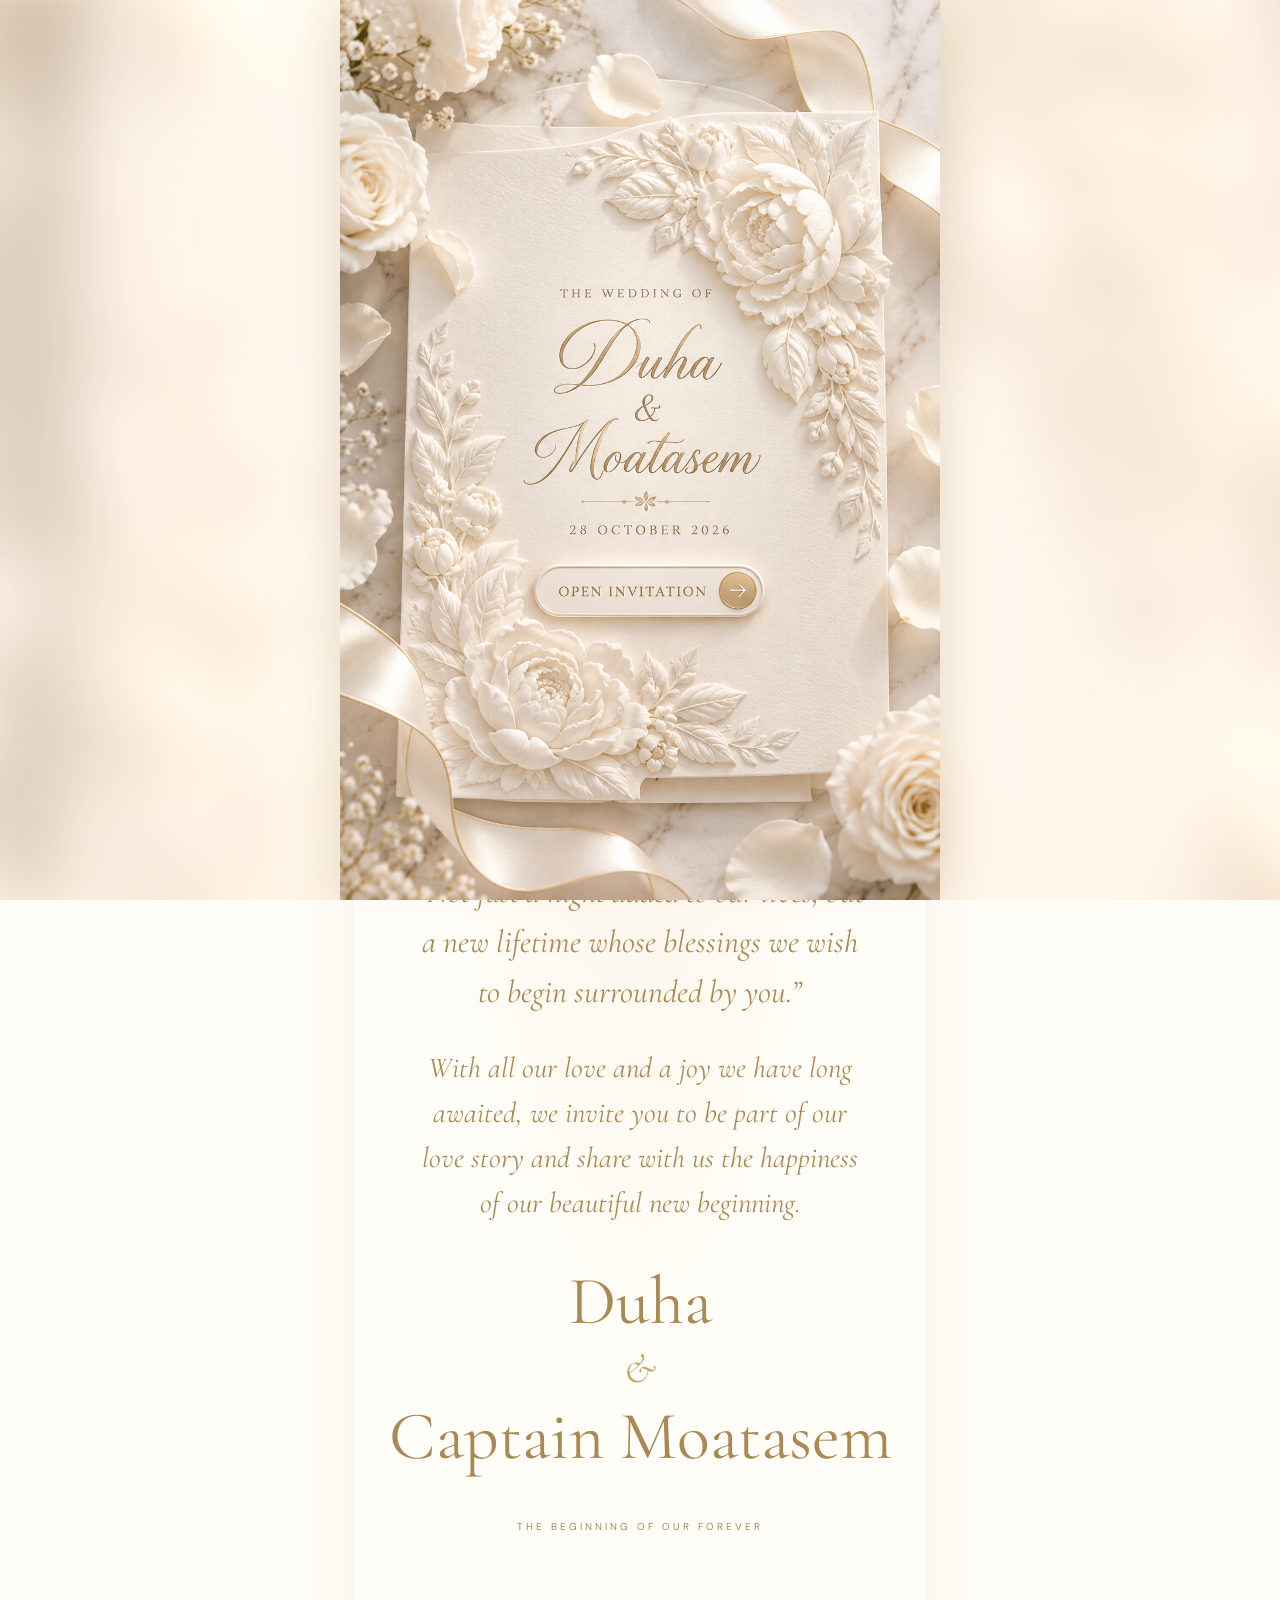
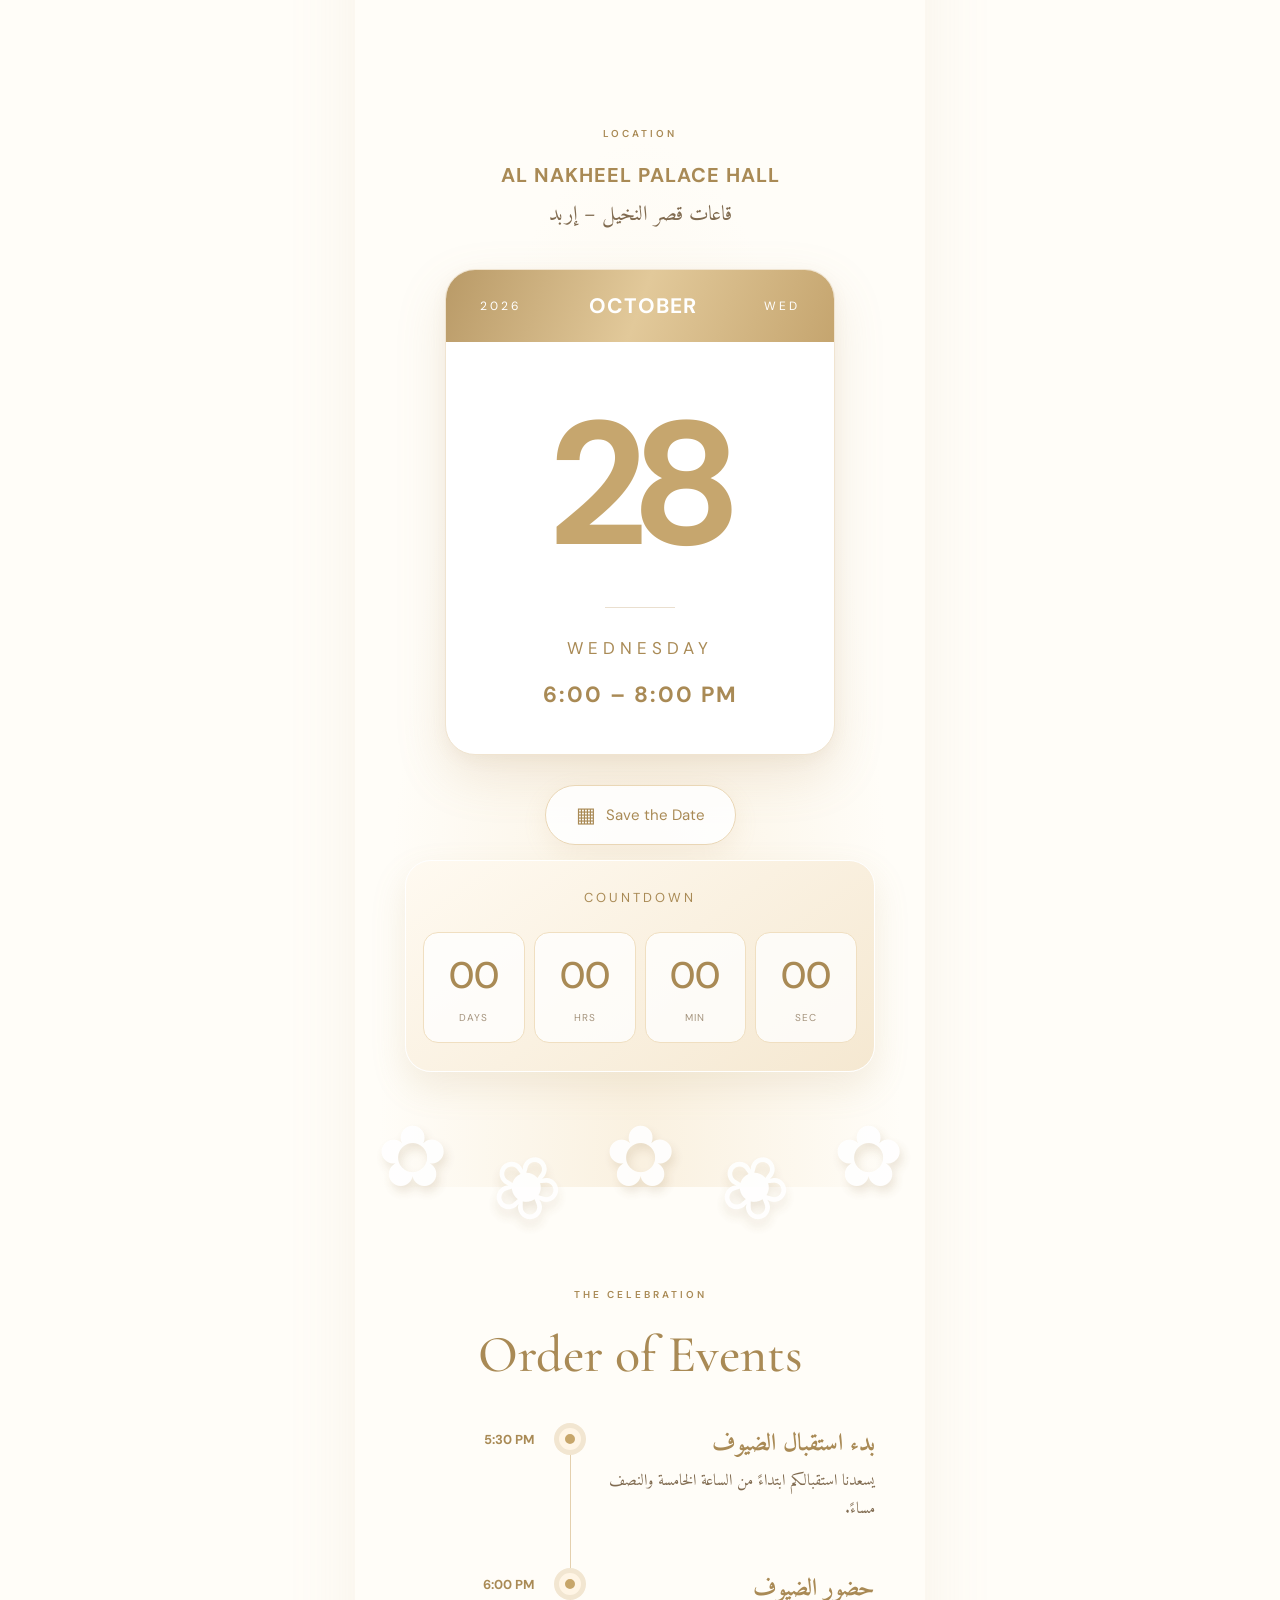
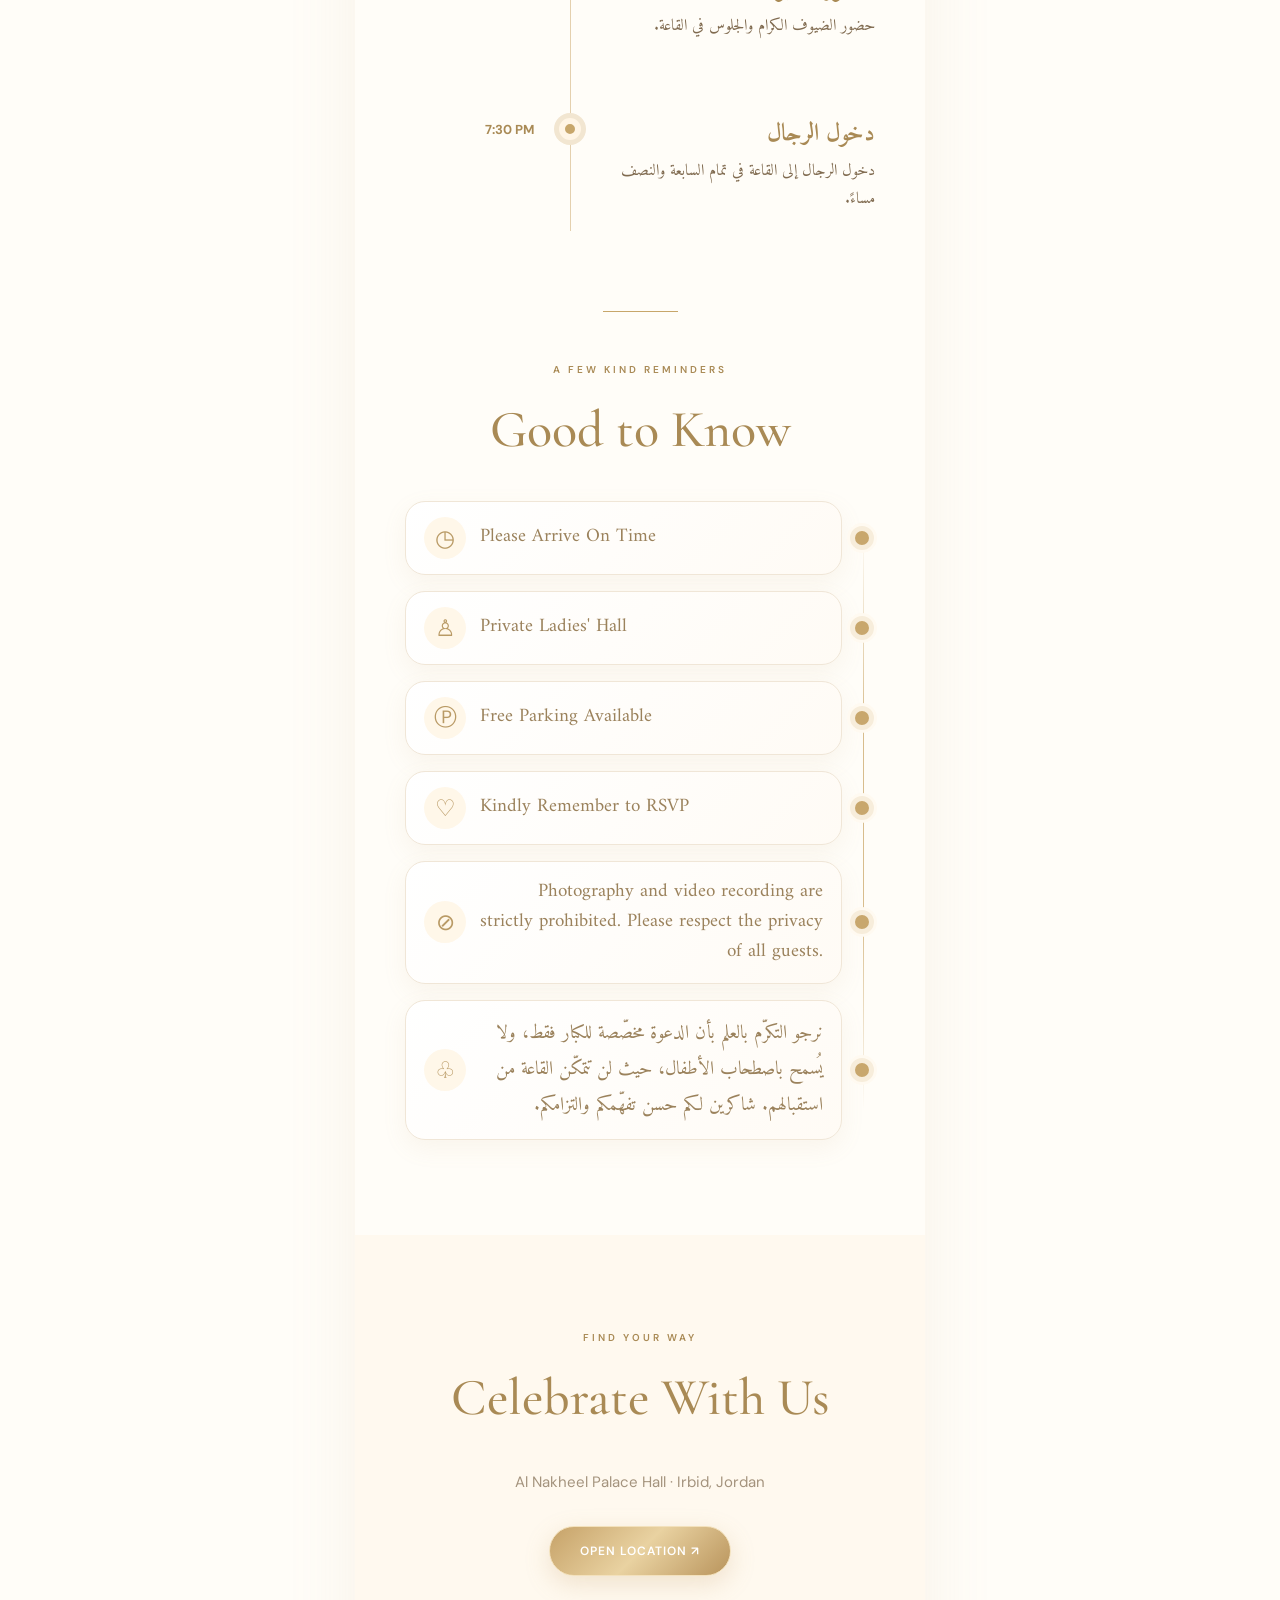
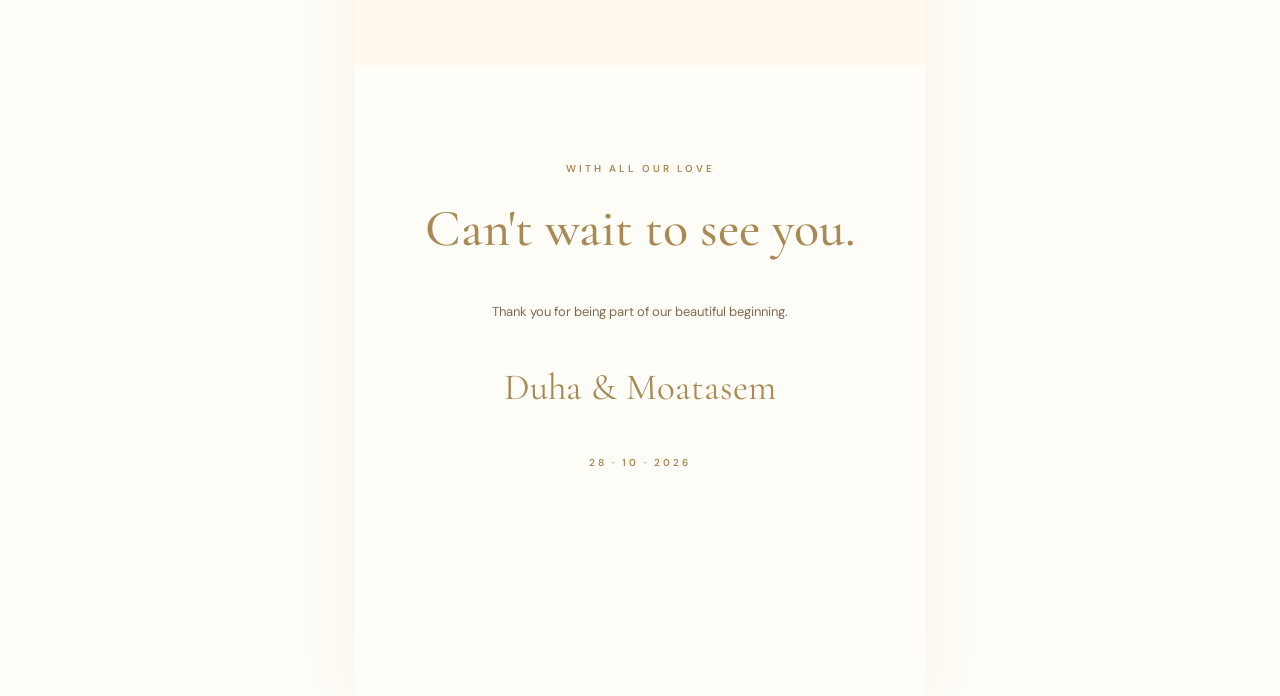
<file: index.html>
<!DOCTYPE html>
<html lang="en">

<head>
  <meta charset="UTF-8">
  <meta name="viewport" content="width=device-width,initial-scale=1">
  <meta name="theme-color" content="#eae6df">

  <title>Duha & Moatasem | Forever Starts Here</title>

  <!-- WhatsApp Link Preview -->
  <meta property="og:type" content="website">
  <meta property="og:title" content="Duha & Moatasem | You're Invited 🤍">
  <meta property="og:description" content="Join us for our wedding celebration on Wednesday, October 28, 2026.">

  <meta property="og:url" content="https://sadeel5.github.io/duha-moatasem-invitation/">

  
<meta property="og:image" content="https://sadeel5.github.io/duha-moatasem-invitation/assets/whatsapp-preview.jpg">
<meta property="og:image:type" content="image/jpeg">
<meta property="og:image:alt" content="Duha and Moatasem Wedding Invitation">

  <meta name="twitter:card" content="summary_large_image">

  <!-- Fonts -->
  <link rel="preconnect" href="https://fonts.googleapis.com">
  <link rel="preconnect" href="https://fonts.gstatic.com" crossorigin>

  <link href="https://fonts.googleapis.com/css2?family=Amiri:wght@400;700&family=Cormorant+Garamond:wght@400;500;600;700&family=DM+Sans:wght@400;500;600;700&display=swap" rel="stylesheet">

  <link rel="stylesheet" href="style.css">
  <script src="script.js" defer></script>
</head>

<body>

<!-- OPENING -->

<!-- LUXURY WEDDING OPENING -->
<div class="opening" id="opening">
    <div class="wedding-cover">
  
      <img
        src="assets/wedding-opening.png"
        alt="Duha and Moatasem wedding invitation"
        class="cover-image"
      >
  
      <button
        class="cover-open-button"
        id="openInvitation"
        aria-label="Open wedding invitation"
      ></button>
  
    </div>
  </div>
  

<!-- MAIN WEBSITE -->
<main class="site" id="site">
<!-- QURAN -->
<section class="quran-section reveal">
  <span class="small-label">BLESSED WITH LOVE</span>

  <p class="bismillah" dir="rtl">
    بِسْمِ اللَّهِ الرَّحْمَٰنِ الرَّحِيمِ
  </p>

  <p class="quran-verse" dir="rtl">
    ﴿ وَمِنْ آيَاتِهِ أَنْ خَلَقَ لَكُم مِّنْ أَنْفُسِكُمْ
    أَزْوَاجًا لِتَسْكُنُوا إِلَيْهَا
    وَجَعَلَ بَيْنَكُمْ مَوَدَّةً وَرَحْمَةً ﴾
  </p>

  <span class="quran-source">سورة الروم · الآية ٢١ (مقتطف)</span>
</section>
  <!-- HERO -->
  <section class="hero reveal">
    <span class="small-label">A LOVE STORY BEGINS</span>
    <div class="floral-symbol">❦</div>

    <h1>Forever starts here. <span>♡</span></h1>

    <p class="hero-quote">
      “Not just a night added to our lives,
      but a new lifetime whose blessings
      we wish to begin surrounded by you.”
    </p>

    <p class="hero-message">
      With all our love and a joy we have long awaited,
      we invite you to be part of our love story
      and share with us the happiness of our
      beautiful new beginning.
    </p>

    <div class="names">
      <span>Duha</span>
      <em>&</em>
      <span>Captain Moatasem</span>
    </div>

    <p class="hero-bottom">THE BEGINNING OF OUR FOREVER</p>
  </section>

  

  <!-- LOCATION AND CALENDAR -->
  <section class="date-section reveal" id="date">

    <span class="small-label">LOCATION</span>
    <h2 class="venue-title">AL NAKHEEL PALACE HALL</h2>
    <p class="venue-subtitle">قاعات قصر النخيل – إربد</p>

    <div class="calendar-card">
      <div class="calendar-top">
        <span>2026</span>
        <strong>OCTOBER</strong>
        <span>WED</span>
      </div>

      <div class="calendar-body">
        <div class="big-date">28</div>
        <div class="short-divider"></div>
        <p>WEDNESDAY</p>
        <strong>6:00 – 8:00 PM</strong>
      </div>
    </div>

    <button class="glass-button" id="saveDate">
      <span>▦</span> Save the Date
    </button>

    <!-- COUNTDOWN -->
    <div class="countdown-panel">
      <p>COUNTDOWN</p>

      <div class="countdown-grid">
        <div>
          <strong id="days">00</strong>
          <span>DAYS</span>
        </div>
        <div>
          <strong id="hours">00</strong>
          <span>HRS</span>
        </div>
        <div>
          <strong id="minutes">00</strong>
          <span>MIN</span>
        </div>
        <div>
          <strong id="seconds">00</strong>
          <span>SEC</span>
        </div>
      </div>
    </div>

    <div class="flower-decoration" aria-hidden="true">
      <span>✿</span><span>❀</span><span>✿</span>
      <span>❀</span><span>✿</span>
    </div>
  </section>

  <!-- EVENT TIMELINE -->
  
<section class="events-section" id="events">

  <span class="small-label">THE CELEBRATION</span>
  <h2>Order of Events</h2>

  <div class="timeline">

    <div class="timeline-item">
      <div class="timeline-time">5:30 PM</div>
      <div class="timeline-dot"></div>
      <div class="timeline-content" dir="rtl">
        <h3>بدء استقبال الضيوف</h3>
        <p>يسعدنا استقبالكم ابتداءً من الساعة الخامسة والنصف مساءً.</p>
      </div>
    </div>

    <div class="timeline-item">
      <div class="timeline-time">6:00 PM</div>
      <div class="timeline-dot"></div>
      <div class="timeline-content" dir="rtl">
        <h3>حضور الضيوف</h3>
        <p>حضور الضيوف الكرام والجلوس في القاعة.</p>
      </div>
    </div>

    <div class="timeline-item">
      <div class="timeline-time">7:30 PM</div>
      <div class="timeline-dot"></div>
      <div class="timeline-content" dir="rtl">
        <h3>دخول الرجال</h3>
        <p>دخول الرجال إلى القاعة في تمام السابعة والنصف مساءً.</p>
      </div>
    </div>

  </div>

  


    <div class="section-divider"></div>

    <span class="small-label">A FEW KIND REMINDERS</span>
    <h2>Good to Know</h2>

    <div class="reminders">
      <div class="reminder">
        <span class="reminder-icon">◷</span>
        <p>Please Arrive On Time</p>
      </div>

      <div class="reminder">
        <span class="reminder-icon">♙</span>
        <p>Private Ladies' Hall</p>
      </div>

      <div class="reminder">
        <span class="reminder-icon">Ⓟ</span>
        <p>Free Parking Available</p>
      </div>

      <div class="reminder">
        <span class="reminder-icon">♡</span>
        <p>Kindly Remember to RSVP</p>
      </div>

      <div class="reminder">
        <span class="reminder-icon">⊘</span>
        <p>
            Photography and video recording are strictly prohibited.
            Please respect the privacy of all guests.
        </p>
      </div>
        <div class="reminder">
          <span class="reminder-icon">♧</span>
          <p class="adults-only" dir="rtl">
            نرجو التكرّم بالعلم بأن الدعوة مخصّصة للكبار فقط،
            ولا يُسمح باصطحاب الأطفال، حيث لن تتمكّن القاعة
            من استقبالهم. شاكرين لكم حسن تفهّمكم والتزامكم.
          </p>
        </div>
      </div>
    </div>
  </section>

  <!-- LOCATION -->
  <section class="location-section reveal" id="location">
    <span class="small-label">FIND YOUR WAY</span>
    <h2>Celebrate With Us</h2>
    <p>Al Nakheel Palace Hall · Irbid, Jordan</p>
    <button class="primary-button" id="mapButton">
      OPEN LOCATION ↗
    </button>
  </section>

  <!-- ENDING -->
  <section class="ending-section reveal">
    <span class="small-label">WITH ALL OUR LOVE</span>
    <h2>Can't wait to see you.</h2>
    <p>Thank you for being part of our beautiful beginning.</p>
    <div class="ending-names">Duha &  Moatasem</div>
    <span class="small-label">28 · 10 · 2026</span>
  </section>

</main>

<!-- BOTTOM NAVIGATION -->
<nav class="bottom-nav" aria-label="Invitation navigation">

  <button id="contactButton" aria-label="Contact">
    <span class="nav-icon">♧</span>
    <small>CONTACT</small>
  </button>

  <button id="musicButton" aria-label="Play music">
    <span class="nav-icon">♫</span>
    <small id="musicLabel">MUSIC</small>
  </button>

  <button id="cameraButton" class="camera-nav" aria-label="Open camera">
    <span class="camera-gold">
      <svg viewBox="0 0 24 24" width="29" height="29"
           fill="none" stroke="currentColor" stroke-width="1.8">
        <path d="M4 7h4l2-2h4l2 2h4v12H4z"/>
        <circle cx="12" cy="13" r="4"/>
      </svg>
    </span>
    <small>CAMERA</small>
  </button>

  <button id="locationButton" aria-label="Location">
    <span class="nav-icon">⌖</span>
    <small>LOCATION</small>
  </button>

  <button id="rsvpButton" aria-label="RSVP">
    <span class="nav-icon">♡</span>
    <small>RSVP</small>
  </button>

</nav>

<!-- CAMERA -->
<div class="camera-modal" id="cameraModal" hidden>
  <div class="camera-header">
    <button id="closeCamera" aria-label="Close camera">✕</button>
    <span>FOREVER STARTS HERE</span>
    <button id="flipCamera" aria-label="Switch camera">↻</button>
  </div>

  <div class="camera-preview">
    <video id="cameraVideo" autoplay muted playsinline></video>
    <div class="camera-tint"></div>

    <div class="photo-frame">
      <div class="frame-initials">D ✦ M</div>
      <div class="frame-caption">
        <em>Forever starts here.</em>
        <strong>Duha & Moatasem</strong>
        <span>28 · 10 · 2026</span>
      </div>
    </div>
  </div>

  <canvas id="photoCanvas" hidden></canvas>
  <p id="cameraStatus" aria-live="polite"></p>

  <div class="camera-controls">
    <button id="capturePhoto" aria-label="Capture photo"></button>
    <a id="downloadPhoto" hidden>SAVE PHOTO ↓</a>
  </div>
</div>

<!-- MUSIC -->
<audio id="weddingMusic" loop preload="none">
  <source src="assets/music/wedding-music.mp3" type="audio/mpeg">
</audio>

</body>
</html>
</file>
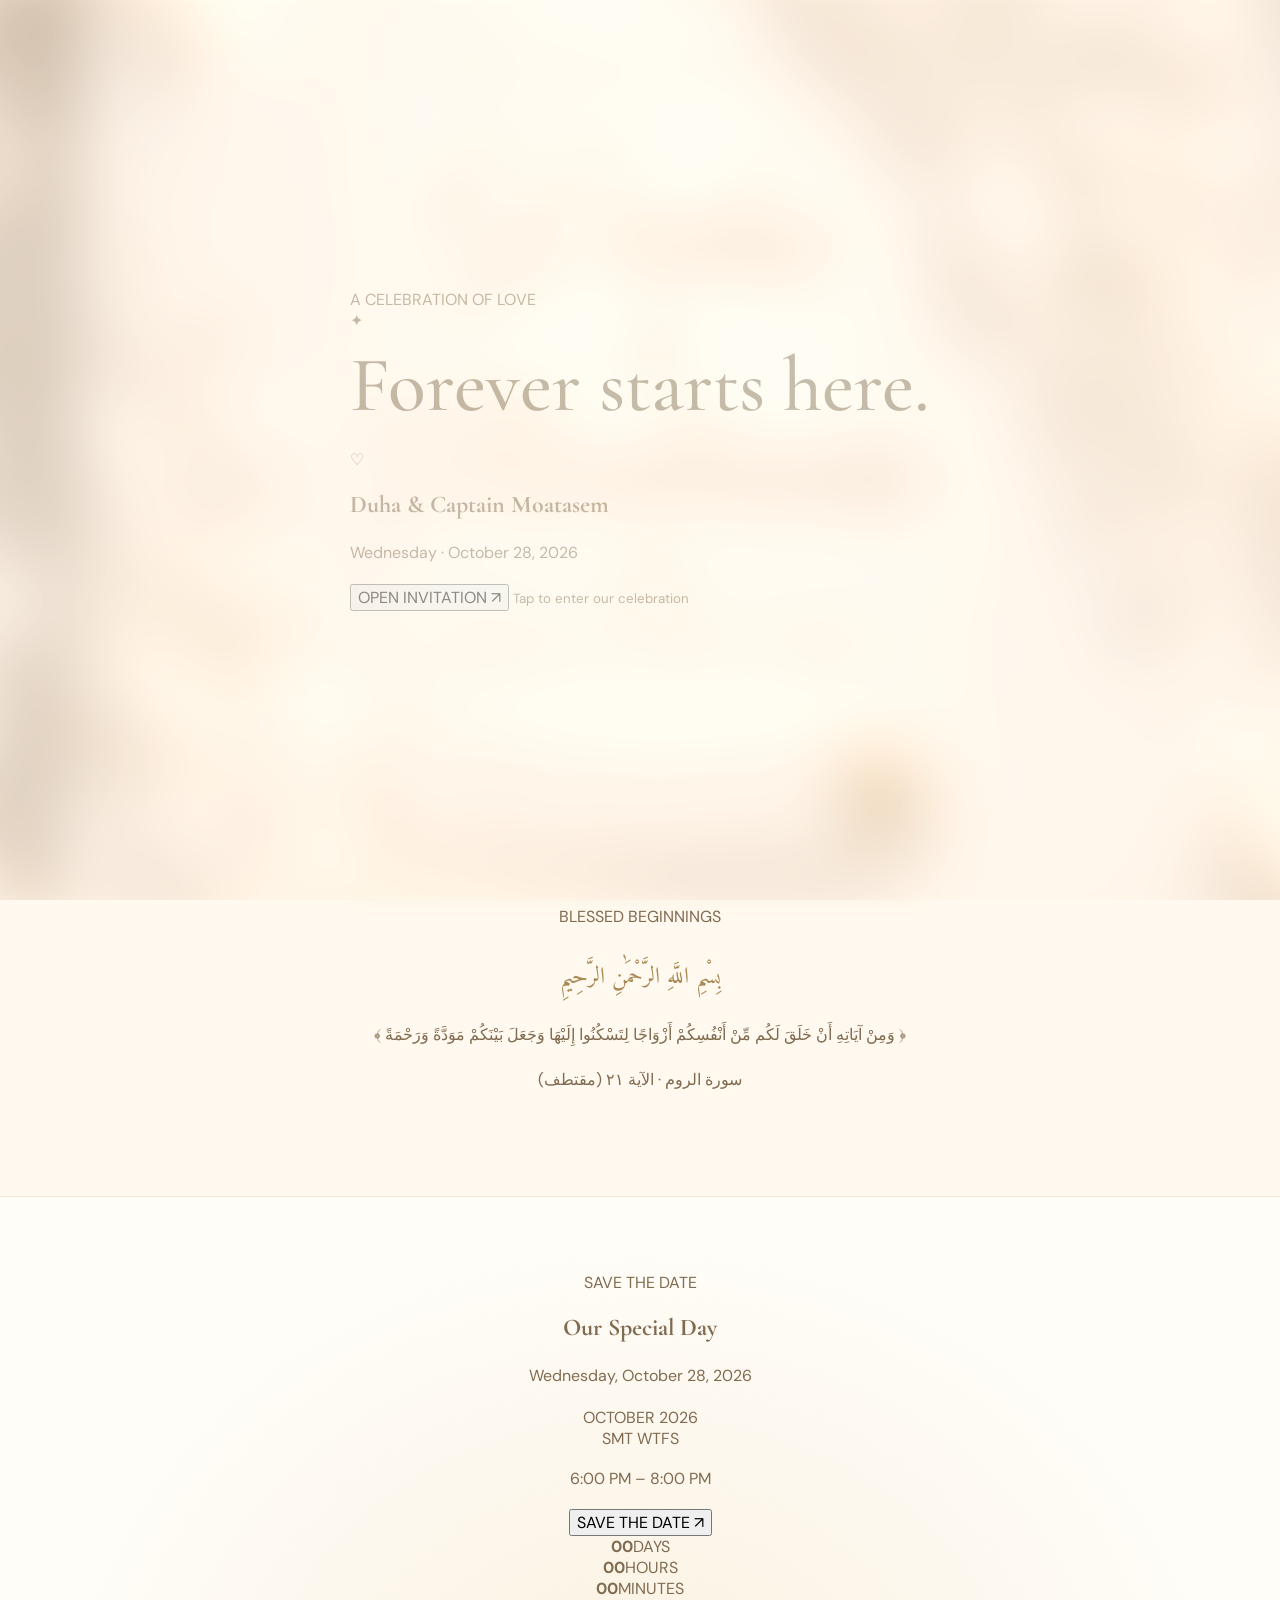
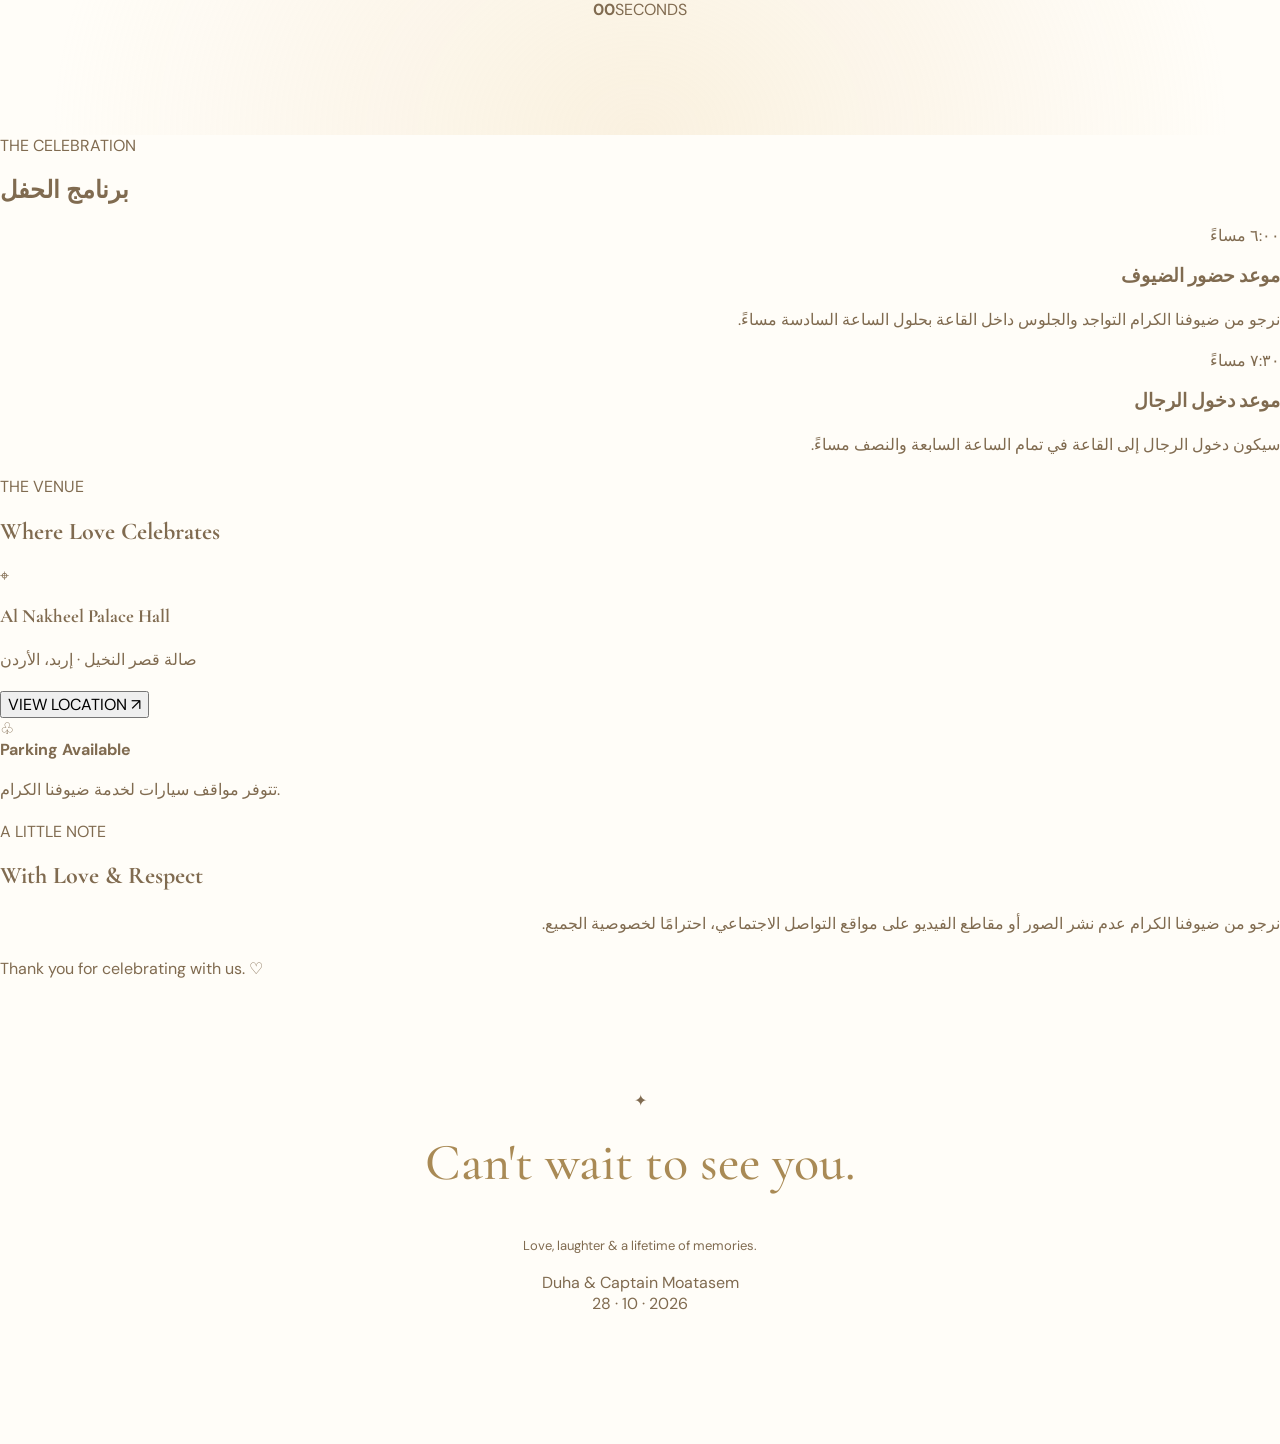
<file: index-backup.html>
<!DOCTYPE html>
<html lang="en">
<head>
  <meta charset="UTF-8">
  <meta name="viewport" content="width=device-width, initial-scale=1.0">
  <meta name="theme-color" content="#f8f3ec">
  <title>Duha & Captain Moatasem | Invitation</title>
  <link rel="preconnect" href="https://fonts.googleapis.com">
  <link rel="preconnect" href="https://fonts.gstatic.com" crossorigin>
  <link href="https://fonts.googleapis.com/css2?family=Amiri:wght@400;700&family=Cormorant+Garamond:wght@400;500;600&family=DM+Sans:wght@400;500;600&display=swap" rel="stylesheet">
  <link rel="stylesheet" href="style.css">
  <script src="script.js" defer></script>
</head>
<body>

  <!-- OPENING SCREEN -->
  <div id="opening" class="opening">
    <div class="opening-card">
      <span class="eyebrow">A CELEBRATION OF LOVE</span>
      <div class="ornament">✦</div>
      <h1>Forever starts here.</h1>
      <div class="heart">♡</div>
      <h2>Duha <span>&</span> Captain Moatasem</h2>
      <p>Wednesday · October 28, 2026</p>
      <button id="openInvitation" class="gold-button">
        OPEN INVITATION <span>↗</span>
      </button>
      <small>Tap to enter our celebration</small>
    </div>
  </div>

  <!-- MAIN INVITATION -->
  <main id="invitation">

    <section class="hero section">
      <span class="eyebrow">THE BEGINNING OF FOREVER</span>
      <div class="ornament">✧</div>
      <h1>Forever starts here.</h1>
      <p class="quote">
        “Not just a night added to our lives,
        but a new lifetime whose blessings
        we wish to begin surrounded by you.”
      </p>
      <p class="intro">
        With all our love and a joy we have long awaited,
        we invite you to be part of our love story
        and share with us the happiness of our
        beautiful new beginning.
      </p>
      <div class="couple-names">
        Duha <span>&</span><br>
        Captain Moatasem
      </div>
      <div class="flourish">❦</div>
    </section>

    <!-- QURAN -->
    <section class="section quran-section">
      <div class="section-label">BLESSED BEGINNINGS</div>
      <p class="bismillah" dir="rtl">
        بِسْمِ اللَّهِ الرَّحْمَٰنِ الرَّحِيمِ
      </p>
      <p class="quran" dir="rtl">
        ﴿ وَمِنْ آيَاتِهِ أَنْ خَلَقَ لَكُم مِّنْ أَنْفُسِكُمْ
        أَزْوَاجًا لِتَسْكُنُوا إِلَيْهَا
        وَجَعَلَ بَيْنَكُمْ مَوَدَّةً وَرَحْمَةً ﴾
      </p>
      <p class="verse-reference">سورة الروم · الآية ٢١ (مقتطف)</p>
    </section>

    <!-- DATE -->
    <section class="section date-section" id="date">
      <div class="section-label">SAVE THE DATE</div>
      <h2>Our Special Day</h2>
      <p class="subtitle">Wednesday, October 28, 2026</p>

      <div class="calendar">
        <div class="calendar-month">OCTOBER 2026</div>
        <div class="calendar-grid calendar-head">
          <span>S</span><span>M</span><span>T</span>
          <span>W</span><span>T</span><span>F</span><span>S</span>
        </div>
        <div class="calendar-grid" id="calendarDays"></div>
      </div>

      <p class="event-time">6:00 PM – 8:00 PM</p>
      <button id="saveDate" class="outline-button">SAVE THE DATE ↗</button>

      <div class="countdown" id="countdown">
        <div><strong id="days">00</strong><span>DAYS</span></div>
        <div><strong id="hours">00</strong><span>HOURS</span></div>
        <div><strong id="minutes">00</strong><span>MINUTES</span></div>
        <div><strong id="seconds">00</strong><span>SECONDS</span></div>
      </div>
    </section>

    <!-- SCHEDULE -->
    <section class="section schedule-section">
      <div class="section-label">THE CELEBRATION</div>
      <h2>برنامج الحفل</h2>

      <div class="schedule-card" dir="rtl">
        <div class="schedule-item">
          <div class="time-badge">٦:٠٠ مساءً</div>
          <div class="schedule-content">
            <h3>موعد حضور الضيوف</h3>
            <p>نرجو من ضيوفنا الكرام التواجد والجلوس داخل القاعة بحلول الساعة السادسة مساءً.</p>
          </div>
        </div>
        <div class="schedule-item">
          <div class="time-badge">٧:٣٠ مساءً</div>
          <div class="schedule-content">
            <h3>موعد دخول الرجال</h3>
            <p>سيكون دخول الرجال إلى القاعة في تمام الساعة السابعة والنصف مساءً.</p>
          </div>
        </div>
      </div>
    </section>

    <!-- VENUE -->
    <section class="section venue-section" id="location">
      <div class="section-label">THE VENUE</div>
      <h2>Where Love Celebrates</h2>
      <div class="venue-icon">⌖</div>
      <h3>Al Nakheel Palace Hall</h3>
      <p>صالة قصر النخيل · إربد، الأردن</p>
      <button id="mapButton" class="gold-button">VIEW LOCATION ↗</button>
      <div class="parking-note">
        <span>♧</span>
        <div>
          <strong>Parking Available</strong>
          <p>تتوفر مواقف سيارات لخدمة ضيوفنا الكرام.</p>
        </div>
      </div>
    </section>

    <!-- NOTES -->
    <section class="section notes-section">
      <div class="section-label">A LITTLE NOTE</div>
      <h2>With Love & Respect</h2>
      <p dir="rtl">
        نرجو من ضيوفنا الكرام عدم نشر الصور أو مقاطع الفيديو
        على مواقع التواصل الاجتماعي، احترامًا لخصوصية الجميع.
      </p>
      <p class="thank-you">Thank you for celebrating with us. ♡</p>
    </section>

    <!-- ENDING -->
    <section class="section ending-section">
      <div class="ornament">✦</div>
      <h2>Can't wait to see you.</h2>
      <p>Love, laughter & a lifetime of memories.</p>
      <div class="couple-names small-names">
        Duha & Captain Moatasem
      </div>
      <span class="eyebrow">28 · 10 · 2026</span>
    </section>

  </main>

  <!-- BOTTOM NAVIGATION -->
  <nav class="bottom-nav" aria-label="Invitation navigation">
    <button id="musicButton" aria-label="Play music">
      <span class="nav-icon">♫</span>
      <span id="musicLabel">MUSIC</span>
    </button>

    <button id="dateNav" aria-label="Event date">
      <span class="nav-icon">▦</span>
      <span>DATE</span>
    </button>

    <button id="cameraButton" class="camera-nav" aria-label="Open camera">
      <span class="camera-circle">📷</span>
      <span>CAMERA</span>
    </button>

    <button id="locationNav" aria-label="View location">
      <span class="nav-icon">⌖</span>
      <span>LOCATION</span>
    </button>

    <button id="shareButton" aria-label="Share invitation">
      <span class="nav-icon">♡</span>
      <span>SHARE</span>
    </button>
  </nav>

  <!-- CAMERA MODAL -->
  <div id="cameraModal" class="camera-modal" hidden>
    <div class="camera-top">
      <button id="closeCamera" aria-label="Close camera">✕</button>
      <span>OUR LOVE STORY</span>
      <button id="flipCamera" aria-label="Switch camera">↻</button>
    </div>

    <div class="camera-stage">
      <video id="cameraVideo" autoplay playsinline muted></video>
      <div class="camera-filter"></div>
      <div class="camera-frame">
        <div class="frame-top">D ✦ M</div>
        <div class="frame-bottom">
          <span>Forever starts here.</span>
          <strong>Duha & Captain Moatasem</strong>
          <small>28 · 10 · 2026</small>
        </div>
      </div>
      <canvas id="photoCanvas" hidden></canvas>
    </div>

    <p id="cameraStatus" class="camera-status" aria-live="polite"></p>

    <div class="camera-actions">
      <button id="capturePhoto" class="capture-button" aria-label="Take photo"></button>
      <a id="downloadPhoto" class="download-button" hidden> SAVE PHOTO ↓ </a>
    </div>
  </div>

  <audio id="weddingMusic" loop preload="none">
    <source src="assets/music/wedding-music.mp3" type="audio/mpeg">
  </audio>

</body>
</html>
</file>
<file: style.css>
/* =====================================================
   DUHA & MOATASEM
   LUXURY WEDDING INVITATION
   IVORY • PEARL WHITE • CHAMPAGNE GOLD
===================================================== */

/* ---------- GLOBAL ---------- */

:root {
    --ivory: #fffdf8;
    --cream: #fff9ef;
    --pearl: #ffffff;
    --champagne: #f5e9d3;
    --soft-gold: #c7a66a;
    --deep-gold: #a98a55;
    --text: #806b50;
    --muted: #a4937d;
    --line: #eadfcf;
    --shadow: 0 15px 45px rgba(165, 136, 93, 0.12);
  }
  
  * {
    box-sizing: border-box;
  }
  
  html {
    scroll-behavior: smooth;
  }
  
  body {
    margin: 0;
    padding: 0;
    background: var(--ivory);
    color: var(--text);
    font-family: "DM Sans", sans-serif;
    -webkit-font-smoothing: antialiased;
  }
  
  button,
  a {
    -webkit-tap-highlight-color: transparent;
  }
  
  button {
    font: inherit;
    cursor: pointer;
  }
  
  [hidden] {
    display: none !important;
  }
  
  h1,
  h2,
  h3 {
    font-family: "Cormorant Garamond", serif;
  }
  
  p {
    line-height: 1.8;
  }
  
  /* ---------- MAIN WEBSITE ---------- */
  
  .site {
    width: min(100%, 570px);
    min-height: 100vh;
    margin: 0 auto;
    padding-bottom: 95px;
    overflow: hidden;
    background: var(--ivory);
    box-shadow: 0 0 65px rgba(195, 168, 124, 0.12);
  }
  
  .small-label {
    display: inline-block;
    font-size: 10px;
    font-weight: 600;
    letter-spacing: 3px;
    color: var(--deep-gold);
    text-transform: uppercase;
  }
  
  .floral-symbol {
    margin: 18px 0;
    font-size: 44px;
    color: var(--soft-gold);
  }
  
  .gold-line {
    width: 80px;
    height: 1px;
    margin: 22px auto;
    background: var(--soft-gold);
  }
  
  /* =====================================================
     OPENING — FULL SCREEN FLORAL INVITATION
  ===================================================== */
  
  .opening {
    position: fixed;
    inset: 0;
    z-index: 1000;
  
    display: flex;
    align-items: center;
    justify-content: center;
  
    width: 100%;
    height: 100vh;
    height: 100dvh;
  
    margin: 0;
    padding: 0;
  
    overflow: hidden;
    background: #fff9f1;
  
    opacity: 1;
    visibility: visible;
  
    transition:
      opacity 1.1s ease,
      visibility 1.1s ease;
  }
  
  /* Soft background fills the desktop sides */
  
  .opening::before {
    content: "";
    position: absolute;
    inset: -35px;
  
    background-image: url("assets/wedding-opening.png");
    background-size: cover;
    background-position: center;
  
    filter: blur(30px) brightness(1.12);
    opacity: 0.55;
    transform: scale(1.08);
  
    pointer-events: none;
  }
  
  /* The actual card stays fully visible */
  
  .wedding-cover {
    position: relative;
    z-index: 1;
  
    width: min(100vw, 66.6667dvh);
    height: auto;
    aspect-ratio: 2 / 3;
  
    overflow: hidden;
  
    background: var(--cream);
  
    box-shadow:
      0 0 45px rgba(170, 137, 92, 0.15),
      0 15px 55px rgba(130, 105, 75, 0.12);
  
    animation: coverEntrance 1.35s ease both;
  }
  
  .cover-image {
    display: block;
    width: 100%;
    height: 100%;
  
    object-fit: contain;
    object-position: center;
  
    user-select: none;
    -webkit-user-drag: none;
  }
  
  /* Real clickable area over the printed button */
  
  .cover-open-button {
    position: absolute;
    z-index: 5;
  
    left: 30%;
    top: 63%;
    width: 40%;
    height: 8%;
  
    padding: 0;
    border: 0;
    border-radius: 100px;
  
    background: transparent;
    cursor: pointer;
  
    transition: transform 0.3s ease;
  }
  
  .cover-open-button:hover {
    transform: scale(1.04);
  }
  
  .cover-open-button:focus-visible {
    outline: 3px solid var(--soft-gold);
    outline-offset: 4px;
  }
  
  /* Opening entrance animation */
  
  @keyframes coverEntrance {
    from {
      opacity: 0;
      transform: translateY(24px) scale(0.97);
      filter: blur(5px);
    }
  
    to {
      opacity: 1;
      transform: translateY(0) scale(1);
      filter: blur(0);
    }
  }
  
  /* When the invitation opens */
  
  .opening.closed {
    opacity: 0;
    visibility: hidden;
    pointer-events: none;
  }
  
  .opening.closed .wedding-cover {
    animation: coverReveal 1.1s ease forwards;
  }
  
  @keyframes coverReveal {
    0% {
      opacity: 1;
      transform: translateY(0) scale(1);
    }
  
    55% {
      opacity: 1;
      transform: translateY(-18px) scale(1.025);
    }
  
    100% {
      opacity: 0;
      transform: translateY(-90px) scale(1.08);
    }
  }
  
  /* Legacy opening styles, if still used */
  
  .opening-paper {
    width: min(100%, 470px);
    padding: 15px;
    background: var(--cream);
    box-shadow: var(--shadow);
  }
  
  .opening-border {
    min-height: 650px;
    padding: 45px 22px;
    border: 1px solid var(--soft-gold);
    text-align: center;
  
    display: flex;
    flex-direction: column;
    align-items: center;
    justify-content: center;
  }
  
  .opening h1 {
    margin: 15px 0 25px;
    font-size: clamp(54px, 10vw, 78px);
    font-weight: 500;
    line-height: 1;
  }
  
  .opening-names {
    font-family: "Cormorant Garamond", serif;
    font-size: 38px;
    line-height: 1.15;
  }
  
  .opening-date {
    font-size: 12px;
    letter-spacing: 3px;
  }
  
  .tap-hint {
    margin-top: 20px;
    font-size: 11px;
    color: var(--muted);
  }
  
  /* =====================================================
     BUTTONS
  ===================================================== */
  
  .primary-button {
    position: relative;
  
    padding: 16px 30px;
  
    border: 1px solid #f3e1bc;
    border-radius: 40px;
  
    background: linear-gradient(
      135deg,
      #c6a268,
      #e9d2a1,
      #b9945c
    );
  
    color: white;
  
    font-size: 12px;
    font-weight: 600;
    letter-spacing: 1px;
  
    box-shadow: 0 8px 25px rgba(195, 160, 105, 0.25);
  
    transition:
      transform 0.3s ease,
      box-shadow 0.3s ease;
  }
  
  .primary-button:hover {
    transform: translateY(-3px);
  
    box-shadow: 0 13px 30px rgba(195, 160, 105, 0.35);
  }
  
  .glass-button {
    display: inline-flex;
    align-items: center;
    justify-content: center;
    gap: 10px;
  
    padding: 15px 30px;
  
    border: 1px solid #ead7b6;
    border-radius: 40px;
  
    background: rgba(255, 255, 255, 0.85);
    color: var(--deep-gold);
  
    font-size: 15px;
  
    box-shadow: 0 8px 24px rgba(194, 165, 119, 0.12);
  
    transition: transform 0.3s ease;
  }
  
  .glass-button:hover {
    transform: translateY(-3px);
  }
  
  .glass-button span {
    font-size: 21px;
  }
  
  /* =====================================================
     HERO
  ===================================================== */
  
  .hero {
    min-height: 820px;
  
    padding: 100px 32px;
  
    text-align: center;
  
    background:
      radial-gradient(
        ellipse at top,
        rgba(246, 231, 205, 0.45),
        transparent 55%
      ),
      var(--ivory);
  }
  
  .hero h1 {
    margin: 20px 0 32px;
  
    font-size: clamp(48px, 10vw, 72px);
    font-weight: 500;
    line-height: 1.05;
  
    color: var(--deep-gold);
  }
  
  .hero h1 span {
    color: var(--soft-gold);
  }
  
  .hero-quote {
    max-width: 430px;
    margin: 28px auto;
  
    font-family: "Cormorant Garamond", serif;
    font-size: 24px;
    font-style: italic;
    line-height: 1.4;
  
    color: #9e815a;
  }
  
  .hero-message {
    max-width: 410px;
    margin: 35px auto;
  
    font-size: 13px;
    line-height: 2.1;
  
    color: var(--muted);
  }
  
  .names {
    display: flex;
    flex-direction: column;
  
    margin: 40px 0;
  
    font-family: "Cormorant Garamond", serif;
    font-size: clamp(48px, 10vw, 68px);
    line-height: 1.05;
  
    color: var(--deep-gold);
  }
  
  .names em {
    margin: 10px 0;
    font-size: 42px;
    color: var(--soft-gold);
  }
  
  .hero-bottom {
    margin-top: 45px;
  
    font-size: 10px;
    letter-spacing: 3px;
  
    color: var(--deep-gold);
  }
  
  /* =====================================================
     QURAN
  ===================================================== */
  
  .quran-section {
    padding: 85px 32px;
  
    text-align: center;
  
    background: #fff9ef;
  
    border-top: 1px solid #f1e6d5;
    border-bottom: 1px solid #f1e6d5;
  }
  
  .bismillah,
  .quran-verse,
  .quran-source {
    font-family: "Amiri", serif;
  }
  
  .bismillah {
    margin-top: 30px;
    font-size: 23px;
    color: var(--deep-gold);
  }
  
  .quran-verse {
    font-size: 27px;
    line-height: 2.2;
    color: #94784f;
  }
  
  .quran-source {
    font-size: 17px;
    color: var(--muted);
  }
  
  /* =====================================================
     DATE & VENUE
  ===================================================== */
  
  .date-section {
    position: relative;
  
    padding: 75px 25px 115px;
  
    text-align: center;
  
    background:
      radial-gradient(
        ellipse at bottom,
        rgba(242, 222, 187, 0.4),
        transparent 65%
      ),
      var(--ivory);
  }
  
  .venue-title {
    margin: 20px 0 8px;
  
    font-family: "DM Sans", sans-serif;
    font-size: 20px;
    font-weight: 700;
    letter-spacing: 1px;
  
    color: var(--deep-gold);
  }
  
  .venue-subtitle {
    margin: 0 0 35px;
  
    font-family: "Amiri", serif;
    font-size: 21px;
  
    color: var(--text);
  }
  
  /* =====================================================
     CALENDAR
  ===================================================== */
  
  .calendar-card {
    max-width: 390px;
    margin: 0 auto 30px;
  
    overflow: hidden;
  
    border: 1px solid #f0e4d0;
    border-radius: 30px;
  
    background: white;
  
    box-shadow:
      0 20px 50px rgba(175, 143, 96, 0.17),
      0 5px 15px rgba(175, 143, 96, 0.07);
  }
  
  .calendar-top {
    display: flex;
    align-items: center;
    justify-content: space-around;
  
    height: 72px;
  
    background: linear-gradient(
      110deg,
      #b99a67,
      #e2c99a,
      #c5a56f
    );
  
    color: white;
  
    font-size: 12px;
    letter-spacing: 3px;
  }
  
  .calendar-top strong {
    font-size: 21px;
    letter-spacing: 1px;
  }
  
  .calendar-body {
    padding: 20px 20px 45px;
  }
  
  .big-date {
    font-size: clamp(130px, 30vw, 175px);
    font-weight: 700;
    line-height: 1.4;
    letter-spacing: -10px;
  
    color: #c6a66e;
  }
  
  .short-divider {
    width: 70px;
    height: 1px;
  
    margin: 0 auto 25px;
  
    background: var(--line);
  }
  
  .calendar-body p {
    font-size: 17px;
    letter-spacing: 5px;
    color: var(--deep-gold);
  }
  
  .calendar-body > strong {
    font-size: 22px;
    letter-spacing: 2px;
    color: var(--deep-gold);
  }
  
  /* =====================================================
     COUNTDOWN
  ===================================================== */
  
  .countdown-panel {
    position: relative;
    z-index: 2;
  
    max-width: 470px;
    margin: 15px auto 0;
    padding: 25px 17px 28px;
  
    border: 1px solid white;
    border-radius: 26px;
  
    background: linear-gradient(
      145deg,
      #fffaf1,
      #f5e8d1
    );
  
    box-shadow: 0 15px 35px rgba(183, 151, 102, 0.15);
  }
  
  .countdown-panel > p {
    margin: 0 0 22px;
  
    font-size: 13px;
    letter-spacing: 3px;
  
    color: var(--deep-gold);
  }
  
  .countdown-grid {
    display: grid;
    grid-template-columns: repeat(4, 1fr);
    gap: 9px;
  }
  
  .countdown-grid > div {
    display: flex;
    flex-direction: column;
    gap: 12px;
  
    padding: 18px 4px;
  
    border: 1px solid #f0dfc1;
    border-radius: 15px;
  
    background: rgba(255, 255, 255, 0.78);
  }
  
  .countdown-grid strong {
    font-size: clamp(25px, 6vw, 37px);
    font-weight: 500;
  
    color: var(--deep-gold);
  }
  
  .countdown-grid span {
    font-size: 10px;
    letter-spacing: 1px;
  
    color: var(--muted);
  }
  
  /* =====================================================
     FLOWER DECORATION
  ===================================================== */
  
  .flower-decoration {
    position: absolute;
    bottom: -25px;
    left: 0;
    right: 0;
  
    display: flex;
    justify-content: space-around;
  
    font-size: 85px;
    color: white;
  
    opacity: 0.9;
  
    text-shadow: 3px 6px 10px rgba(177, 153, 114, 0.25);
  
    pointer-events: none;
  }
  
  .flower-decoration span:nth-child(even) {
    transform: translateY(30px) rotate(25deg);
  }
  
  /* =====================================================
     EVENTS & TIMELINE
  ===================================================== */
  
  .events-section {
    padding: 95px 28px;
    text-align: center;
  
    background: #fffdf8;
  }
  
  .events-section h2,
  .location-section h2,
  .ending-section h2 {
    margin: 20px 0 40px;
  
    font-size: 52px;
    font-weight: 500;
  
    color: var(--deep-gold);
  }
  
  .timeline {
    position: relative;
  
    max-width: 470px;
    margin: 40px auto 50px;
  }
  
  .timeline::before {
    content: "";
  
    position: absolute;
    top: 15px;
    bottom: 30px;
    left: 35%;
  
    width: 1px;
  
    background: #e4d0ae;
  }
  
  .timeline-item {
    display: grid;
    grid-template-columns: 30% 10% 60%;
    align-items: start;
  
    min-height: 145px;
  
    text-align: left;
  }
  
  .timeline-time {
    padding: 5px 12px 0 0;
  
    text-align: right;
  
    font-size: 13px;
    font-weight: 700;
  
    color: var(--deep-gold);
  }
  
  .timeline-dot {
    position: relative;
    z-index: 1;
  
    width: 22px;
    height: 22px;
    margin: 2px auto;
  
    border: 6px solid #fff5e5;
    border-radius: 50%;
  
    background: var(--soft-gold);
  
    box-shadow: 0 0 0 5px #f2e6d1;
  }
  
  .timeline-content {
    padding: 0 0 20px 12px;
    text-align: right;
  }
  
  .timeline-content h3 {
    margin: 0;
  
    font-family: "Amiri", serif;
    font-size: 24px;
    line-height: 1.5;
  
    color: var(--deep-gold);
  }
  
  .timeline-content p {
    margin: 5px 0;
  
    font-family: "Amiri", serif;
    font-size: 16px;
    line-height: 1.8;
  
    color: var(--text);
  }
  
  .section-divider {
    width: 75px;
    height: 1px;
  
    margin: 45px auto;
  
    background: var(--soft-gold);
  }
  
  /* =====================================================
     REMINDERS
  ===================================================== */
  
  .reminders {
    display: flex;
    flex-direction: column;
    gap: 15px;
  
    max-width: 470px;
    margin: 0 auto;
  }
  
  .reminder {
    display: flex;
    align-items: center;
    gap: 17px;
  
    min-height: 75px;
    padding: 14px 17px;
  
    border: 1px solid #f0e4d2;
    border-radius: 20px;
  
    background: white;
  
    text-align: left;
  
    box-shadow: 0 7px 23px rgba(185, 155, 110, 0.09);
  
    transition: transform 0.3s ease;
  }
  
  .reminder:hover {
    transform: translateY(-3px);
  }
  
  .reminder-icon {
    display: grid;
    place-items: center;
  
    flex: 0 0 43px;
  
    width: 43px;
    height: 43px;
  
    border-radius: 50%;
  
    background: #fff8ed;
  
    font-size: 23px;
    color: var(--soft-gold);
  }
  
  .reminder p {
    margin: 0;
  
    font-size: 13px;
    font-weight: 600;
    line-height: 1.7;
  
    color: var(--text);
  }
  
  /* =====================================================
     LOCATION
  ===================================================== */
  
  .location-section {
    padding: 90px 25px;
  
    text-align: center;
  
    background: #fff9ef;
  }
  
  .location-section p {
    margin-bottom: 30px;
    font-size: 15px;
    color: var(--muted);
  }
  
  /* =====================================================
     ENDING
  ===================================================== */
  
  .ending-section {
    padding: 90px 25px 130px;
  
    text-align: center;
  
    background: var(--ivory);
  }
  
  .ending-section p {
    font-size: 13px;
    line-height: 1.9;
  }
  
  .ending-names {
    margin: 40px 0;
  
    font-family: "Cormorant Garamond", serif;
    font-size: 37px;
  
    color: var(--deep-gold);
  }
  
  /* =====================================================
     BOTTOM NAVIGATION
  ===================================================== */
  
  .bottom-nav {
    position: fixed;
    bottom: 0;
    left: 50%;
    z-index: 50;
  
    transform: translateX(-50%);
  
    display: grid;
    grid-template-columns: repeat(5, 1fr);
  
    width: min(100%, 570px);
    height: 80px;
  
    border: 1px solid #eee0c9;
    border-radius: 20px 20px 0 0;
  
    background: rgba(255, 253, 248, 0.96);
  
    backdrop-filter: blur(20px);
  
    box-shadow: 0 -6px 25px rgba(175, 143, 96, 0.1);
  }
  
  .bottom-nav button {
    display: flex;
    flex-direction: column;
    align-items: center;
    justify-content: center;
    gap: 5px;
  
    padding: 0;
  
    border: none;
    background: none;
  
    color: var(--deep-gold);
  
    transition: transform 0.25s ease;
  }
  
  .bottom-nav button:hover {
    transform: translateY(-3px);
  }
  
  .nav-icon {
    font-size: 26px;
  }
  
  .bottom-nav small {
    font-size: 9px;
    letter-spacing: 0.5px;
  }
  
  /* Center button styling.
     Replace camera with a heart in HTML
     because photography is prohibited. */
  
  .camera-nav {
    position: relative;
  }
  
  .camera-gold {
    display: grid;
    place-items: center;
  
    width: 65px;
    height: 65px;
  
    margin-top: -35px;
  
    border: 3px solid #fff7e8;
    border-radius: 50%;
  
    background: linear-gradient(
      135deg,
      #f3dfb6,
      #d7b878,
      #c7a365
    );
  
    color: white;
  
    box-shadow: 0 5px 18px rgba(186, 153, 96, 0.28);
  }
  
  /* =====================================================
     CAMERA LEGACY STYLES
     Kept only so older HTML doesn't break.
  ===================================================== */
  
  .camera-modal {
    position: fixed;
    inset: 0;
    z-index: 200;
  
    display: flex;
    flex-direction: column;
  
    background: #1b1714;
    color: white;
  }
  
  .camera-header {
    display: flex;
    align-items: center;
    justify-content: space-between;
  
    padding: 17px;
  
    font-size: 11px;
    letter-spacing: 2px;
  }
  
  .camera-header button {
    border: none;
    background: none;
    color: white;
    font-size: 25px;
  }
  
  .camera-preview {
    position: relative;
    flex: 1;
  
    width: min(100%, 500px);
    min-height: 0;
  
    margin: auto;
    overflow: hidden;
  
    background: #3c342d;
  }
  
  .camera-preview video {
    width: 100%;
    height: 100%;
  
    object-fit: cover;
  }
  
  .camera-tint {
    position: absolute;
    inset: 0;
  
    background: rgba(255, 247, 225, 0.08);
    pointer-events: none;
  }
  
  .photo-frame {
    position: absolute;
    inset: 18px;
  
    display: flex;
    flex-direction: column;
    align-items: center;
    justify-content: space-between;
  
    padding: 28px 12px;
  
    border: 2px solid #f0d79c;
    outline: 1px solid #f0d79c8c;
    outline-offset: -10px;
  
    text-align: center;
    pointer-events: none;
  }
  
  .frame-initials {
    font-size: 20px;
    letter-spacing: 6px;
  }
  
  .frame-caption {
    display: flex;
    flex-direction: column;
    gap: 8px;
  }
  
  .frame-caption em {
    font: italic 31px "Cormorant Garamond", serif;
  }
  
  .frame-caption strong {
    font: 27px "Cormorant Garamond", serif;
  }
  
  .frame-caption span {
    font-size: 11px;
    letter-spacing: 3px;
  }
  
  #cameraStatus {
    min-height: 15px;
    text-align: center;
    font-size: 12px;
  }
  
  .camera-controls {
    display: flex;
    align-items: center;
    justify-content: center;
    gap: 22px;
  
    min-height: 110px;
    padding: 18px;
  }
  
  #capturePhoto {
    width: 72px;
    height: 72px;
  
    border: 5px solid white;
    border-radius: 50%;
  
    background: #d9b970;
  }
  
  #downloadPhoto {
    padding: 13px 18px;
  
    border: 1px solid #d9b970;
    border-radius: 25px;
  
    color: white;
    text-decoration: none;
    font-size: 12px;
  }
  
  /* =====================================================
     SCROLL ANIMATIONS
  ===================================================== */
  
  .reveal {
    opacity: 0;
    transform: translateY(25px);
  
    transition:
      opacity 0.8s ease,
      transform 0.8s ease;
  }
  
  .reveal.visible {
    opacity: 1;
    transform: translateY(0);
  }
  
  /* =====================================================
     RESPONSIVE
  ===================================================== */
  
  @media (max-width: 600px) {
  
    .opening::before {
      filter: blur(18px) brightness(1.08);
    }
  
    .wedding-cover {
      width: min(100vw, 66.6667dvh);
      height: auto;
      aspect-ratio: 2 / 3;
    }
  
    .hero {
      padding: 90px 25px;
    }
  
    .hero h1 {
      font-size: 54px;
    }
  
    .hero-quote {
      font-size: 22px;
    }
  
    .date-section {
      padding-left: 17px;
      padding-right: 17px;
    }
  
    .events-section {
      padding-left: 17px;
      padding-right: 17px;
    }
  
    .flower-decoration {
      font-size: 65px;
    }
  
  }
  
  @media (max-width: 420px) {
  
    .calendar-top {
      height: 60px;
    }
  
    .calendar-body {
      padding-bottom: 35px;
    }
  
    .timeline-content h3 {
      font-size: 21px;
    }
  
    .timeline-content p {
      font-size: 15px;
    }
  
    .events-section h2 {
      font-size: 43px;
    }
  
    .countdown-grid {
      gap: 6px;
    }
  
    .countdown-grid > div {
      padding: 15px 3px;
    }
  
  }
  
  /* =====================================================
     ACCESSIBILITY
  ===================================================== */
  
  @media (prefers-reduced-motion: reduce) {
  
    html {
      scroll-behavior: auto;
    }
  
    .reveal {
      opacity: 1;
      transform: none;
    }
  
    .wedding-cover,
    .opening.closed .wedding-cover {
      animation: none;
    }
  
    *,
    *::before,
    *::after {
      transition-duration: 0.01ms !important;
    }
  
  }
  
/* ROMANTIC TEXT — MATCHING FONT */

.hero-quote,
.hero-message {
  font-family: "Cormorant Garamond", Georgia, serif;
  font-style: italic;
  font-weight: 400;
  color: #a98a55;
  text-align: center;
  line-height: 1.55;
}

.hero-quote {
  font-size: clamp(25px, 5.5vw, 32px);
  max-width: 460px;
  margin: 28px auto;
}

.hero-message {
  font-size: clamp(23px, 5vw, 29px);
  max-width: 460px;
  margin: 30px auto;
  letter-spacing: 0;
}

/* LUXURY ARABIC REMINDERS */

.reminders-title {
  margin: 12px 0 35px !important;
  font-family: "Amiri", serif !important;
  font-size: 39px !important;
  color: #b59a69 !important;
}

.reminders {
  position: relative;
  display: flex;
  flex-direction: column;
  gap: 16px;
  max-width: 470px;
  margin: 35px auto 0;
  padding-right: 33px;
}

.reminders::before {
  content: "";
  position: absolute;
  top: 30px;
  bottom: 30px;
  right: 11px;
  width: 1px;
  background: linear-gradient(
    to bottom,
    transparent,
    #d8bd8d,
    #d8bd8d,
    transparent
  );
}

.reminder {
  position: relative;
  display: flex;
  flex-direction: row;
  align-items: center;
  gap: 14px;
  min-height: 72px;
  padding: 15px 18px;
  border: 1px solid #f0e6d7;
  border-radius: 20px;
  background: linear-gradient(
    135deg,
    #ffffff,
    #fffbf5
  );
  box-shadow: 0 8px 25px rgba(190, 159, 111, 0.09);
  text-align: right;
}

.reminder::before {
  content: "";
  position: absolute;
  right: -33px;
  top: 50%;
  transform: translateY(-50%);
  width: 14px;
  height: 14px;
  border: 5px solid #f7eddb;
  border-radius: 50%;
  background: #c8a76d;
  box-shadow: 0 0 0 3px #fffaf1;
}

.reminder-icon {
  display: grid;
  place-items: center;
  flex: 0 0 42px;
  width: 42px;
  height: 42px;
  border-radius: 50%;
  background: #fff7e9;
  color: #b99a65;
  font-size: 23px;
}

.reminder p {
  margin: 0;
  font-family: "Amiri", serif;
  font-size: 19px;
  font-weight: 500;
  line-height: 1.6;
  color: #9b825c;
}

.no-photo {
  border-color: #e8d3ae;
  background: #fffaf1;
}

@media (max-width: 420px) {
  .reminders {
    padding-right: 30px;
  }

  .reminder {
    padding: 12px;
    gap: 10px;
  }

  .reminder::before {
    right: -30px;
  }

  .reminder p {
    font-size: 17px;
  }
}

.adults-only {
  font-family: "Amiri", serif !important;
  font-size: 19px !important;
  line-height: 1.9 !important;
  text-align: right !important;
  color: #9b825c !important;
}
</file>
